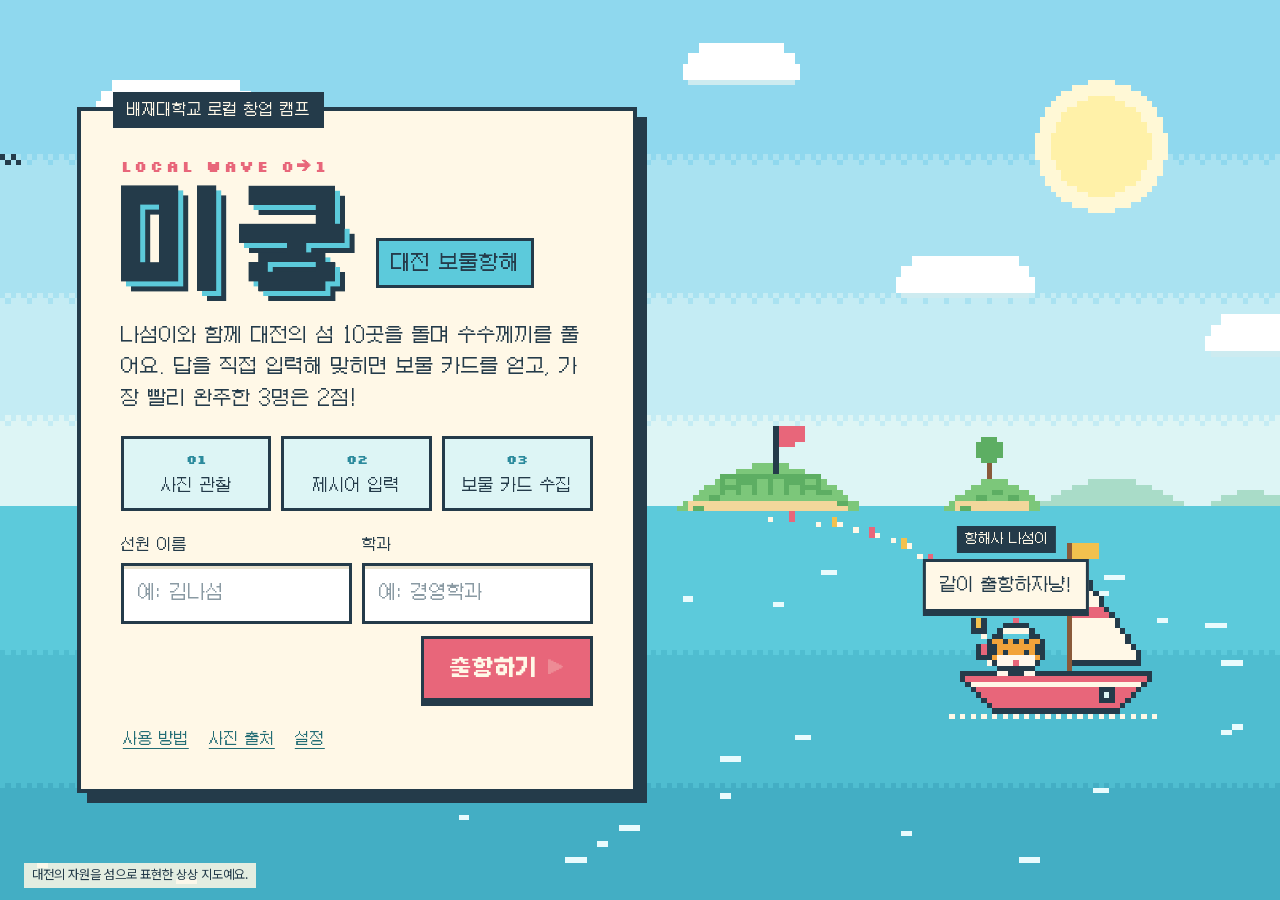
<file: index.html>
<!doctype html>
<html lang="ko">
<head>
<meta charset="utf-8">
<meta name="viewport" content="width=device-width, initial-scale=1, viewport-fit=cover">
<title>미궁 — 대전 보물항해 | 배재대학교 로컬 창업 캠프</title>
<meta name="description" content="배재대학교 로컬 창업 캠프 LOCAL WAVE 0→1. 나섬이와 함께 대전의 보물 10개를 발견하는 웹 미궁.">
<meta name="theme-color" content="#5CCADB">
<link rel="icon" href="data:image/svg+xml,%3Csvg xmlns='http://www.w3.org/2000/svg' viewBox='0 0 16 16' shape-rendering='crispEdges'%3E%3Crect width='16' height='16' fill='%235CCADB'/%3E%3Crect x='3' y='6' width='10' height='6' fill='%23FFF8E7'/%3E%3Crect x='2' y='4' width='2' height='3' fill='%23F2B08A'/%3E%3Crect x='12' y='4' width='2' height='3' fill='%23F2B08A'/%3E%3Crect x='5' y='8' width='1' height='1' fill='%23243B4A'/%3E%3Crect x='10' y='8' width='1' height='1' fill='%23243B4A'/%3E%3Crect x='3' y='12' width='10' height='2' fill='%23236D75'/%3E%3C/svg%3E">
<link rel="preconnect" href="https://fonts.googleapis.com">
<link href="https://fonts.googleapis.com/css2?family=Silkscreen:wght@400;700&display=swap" rel="stylesheet">
<link rel="stylesheet" href="styles.css?v=15">
</head>
<body>
<a class="skip" href="#main">본문으로 건너뛰기</a>

<!-- ===== S01 시작 화면 (Claude Design 원본 이식) ===== -->
<section id="screen-start" class="screen screen-start" data-screen="start">
  <div class="start-root" id="start-root">
    <canvas id="scene-canvas" aria-hidden="true"></canvas>
    <canvas id="actor-canvas" aria-hidden="true"></canvas>

    <div class="naru-bubble" id="start-bubble" aria-hidden="true">
      <div class="bt">같이 출항하자냥!</div>
      <div class="bn">항해사 나섬이</div>
    </div>

    <div class="start-wrap">
      <div class="start-card">
        <div class="tag-camp" id="start-camp">배재대학교 로컬 창업 캠프</div>
        <div class="start-head">
          <span class="silk eyebrow-silk" id="start-program">LOCAL WAVE 0→1</span>
          <div class="title-row">
            <h1 class="start-title">미궁</h1>
            <span class="title-chip">대전 보물항해</span>
          </div>
        </div>
        <p class="start-lead">나섬이와 함께 대전의 섬 10곳을 돌며 수수께끼를 풀어요. 답을 직접 입력해 맞히면 보물 카드를 얻고, 가장 빨리 완주한 3명은 2점!</p>
        <div class="steps3">
          <div><span class="silk n">01</span><span>사진 관찰</span></div>
          <div><span class="silk n">02</span><span>제시어 입력</span></div>
          <div><span class="silk n">03</span><span>보물 카드 수집</span></div>
        </div>
        <form id="form-start" class="form-start" novalidate>
          <div class="start-fields">
            <label>선원 이름<input id="crew-name" name="name" type="text" autocomplete="off" maxlength="10" placeholder="예: 김나섬"></label>
            <label>학과<input id="crew-dept" name="dept" type="text" autocomplete="off" maxlength="16" placeholder="예: 경영학과"></label>
          </div>
          <p class="form-error" id="start-error" role="alert" hidden>이름과 학과를 모두 적어 주세요.</p>
          <div class="start-actions">
            <button type="button" class="link" id="btn-start-reset" hidden>처음부터 다시</button>
            <button type="submit" class="start-btn" id="btn-start"><span id="btn-start-label">출항하기</span><span class="silk" id="start-blink">▶</span></button>
          </div>
          <p class="greet" id="start-greet" hidden></p>
        </form>
        <div class="start-links">
          <button type="button" class="link" data-open="howto">사용 방법</button>
          <button type="button" class="link" data-open="sources">사진 출처</button>
          <button type="button" class="link" data-open="settings">설정</button>
        </div>
      </div>
    </div>

    <div class="arrive-overlay" id="arrive-overlay" hidden>
      <div class="arrive-card">
        <span class="silk arrive-eyebrow" id="arrive-eyebrow">ISLAND 01 / 10</span>
        <span class="arrive-title" id="arrive-title">성심당 섬에 도착!</span>
        <span class="arrive-text" id="arrive-text"></span>
        <button type="button" class="start-btn" id="btn-arrive-go">첫 수수께끼 풀기 →</button>
      </div>
    </div>
    <p class="map-note">대전의 자원을 섬으로 표현한 상상 지도예요.</p>
  </div>
</section>

<!-- ===== 게임 공통 헤더 + 3열 ===== -->
<section id="screen-game" class="screen screen-game" data-screen="game" hidden>
  <header class="topbar">
    <div class="topbar-brand">
      <span class="title-pixel sm">미궁</span>
      <span class="chip chip-sea">대전 보물항해</span>
      <span class="topbar-camp">배재대학교 로컬 창업 캠프 · LOCAL WAVE 0→1</span>
    </div>
    <div class="topbar-right">
      <span class="crew-label" id="crew-label">선원</span>
      <div class="progress-pips" id="progress-pips" aria-label="발견 진행"></div>
      <span class="progress-count" id="progress-count">0/10</span>
      <span class="timer" id="timer" title="완주 시간">00:00</span><span class="timer-pen" id="timer-pen"></span>
      <button type="button" class="btn btn-sm btn-ghost" data-open="logbook">기록장</button>
      <button type="button" class="btn btn-sm btn-ghost" data-open="settings" aria-label="설정">설정</button>
    </div>
  </header>

  <div class="layout" id="main">
    <!-- 왼쪽: 항로 -->
    <aside class="col-route panel">
      <div class="eyebrow">ROUTE</div>
      <ol class="route" id="route"></ol>
      <p class="route-note">앞 섬을 풀면 다음 섬이 열려요.</p>
    </aside>

    <!-- 가운데: 문제판 -->
    <main class="col-main panel" id="puzzle-panel" aria-live="polite">
      <!-- JS 렌더 -->
    </main>

    <!-- 오른쪽: 나섬이·힌트·기록 -->
    <aside class="col-side">
      <div class="panel side-naru">
        <div class="naru-head">
          <canvas class="naru" id="naru-side" data-mood="idle" width="16" height="16"></canvas>
          <span class="chip chip-ink">항해사 나섬이</span>
        </div>
        <p class="naru-say" id="naru-say">사진부터 꼼꼼히 살펴보자. 단서 세 개가 모두 맞는 답을 찾아봐.</p>
      </div>
      <div class="panel side-hint">
        <div class="eyebrow">HINT</div>
        <div id="hint-box"></div>
      </div>
      <div class="panel side-log">
        <div class="eyebrow-row"><span class="eyebrow">LOGBOOK</span><span class="muted" id="log-count">보물 카드 0/10</span></div>
        <div class="log-mini" id="log-mini"></div>
        <button type="button" class="btn btn-sm btn-ghost w-full" data-open="logbook">기록장 열기</button>
      </div>
    </aside>
  </div>
</section>

<!-- ===== S07 아이디어 출항 ===== -->
<section id="screen-idea" class="screen screen-idea" data-screen="idea" hidden>
  <header class="topbar">
    <div class="topbar-brand">
      <span class="title-pixel sm">미궁</span>
      <span class="chip chip-sea">항해 마무리</span>
      <span class="topbar-camp">배재대학교 로컬 창업 캠프 · LOCAL WAVE 0→1</span>
    </div>
    <div class="topbar-right"><span class="crew-label" id="crew-label-2">선원</span></div>
  </header>
  <div class="narrow">
    <div class="panel idea-panel">
      <div class="idea-steps" id="idea-steps"></div>
      <div id="idea-body"></div>
    </div>
  </div>
</section>

<!-- ===== S08 결과 ===== -->
<section id="screen-result" class="screen screen-result" data-screen="result" hidden>
  <div class="narrow">
    <div class="panel result-panel" id="result-panel"></div>
  </div>
</section>

<!-- ===== 모달들 ===== -->
<div class="modal-root" id="modal-root" hidden>
  <div class="modal-backdrop" data-close></div>
  <div class="modal panel" role="dialog" aria-modal="true" id="modal" tabindex="-1">
    <button type="button" class="modal-close btn btn-sm btn-ghost" data-close aria-label="닫기">닫기 ✕</button>
    <div class="modal-body" id="modal-body"></div>
  </div>
</div>

<div class="toast" id="toast" role="status" aria-live="polite" hidden></div>

<script src="config.js?v=15"></script>
<script src="start-scene.js?v=15"></script>
<script src="app.js?v=15"></script>
</body>
</html>
</file>
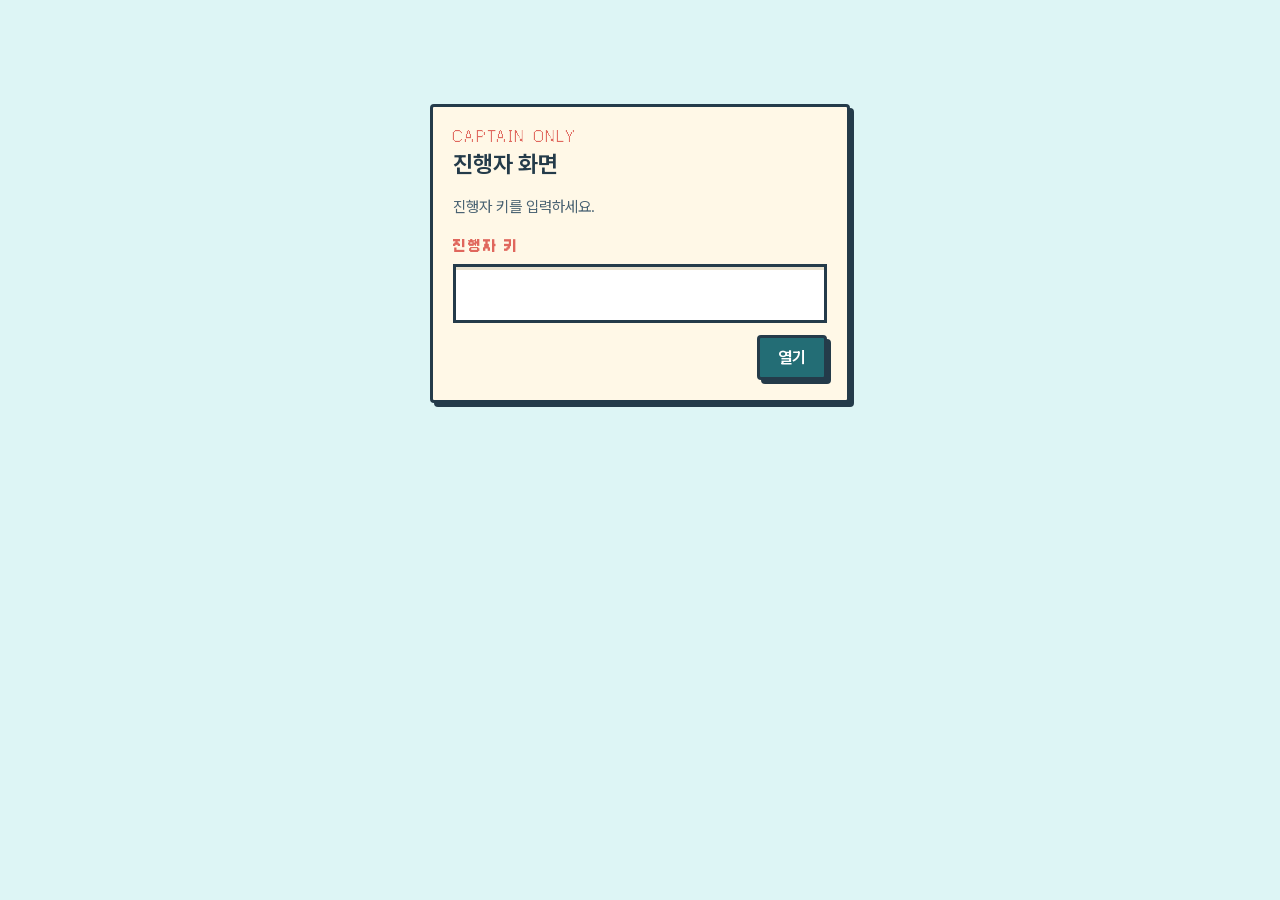
<file: admin.html>
<!doctype html>
<html lang="ko">
<head>
<meta charset="utf-8">
<meta name="viewport" content="width=device-width, initial-scale=1">
<title>미궁 진행자 화면 — 선원 기록</title>
<meta name="robots" content="noindex">
<link rel="stylesheet" href="styles.css?v=7">
<style>
  .admin { width: min(1360px, 100%); margin: 0 auto; padding: 24px; display: grid; gap: 16px; }
  .kpis { display: grid; grid-template-columns: repeat(auto-fit, minmax(150px, 1fr)); gap: 12px; }
  .kpi { border: 2px solid var(--ink); background: var(--white); padding: 10px 14px; }
  .kpi b { display: block; font-family: var(--font-pixel); font-size: 28px; line-height: 1.1; }
  .kpi span { font-size: 13px; color: var(--ink-soft); }
  table.crew { width: 100%; border-collapse: collapse; font-size: 14px; background: var(--white); }
  table.crew th, table.crew td { border: 1px solid #C9D3D8; padding: 6px 8px; text-align: left; vertical-align: top; }
  table.crew th { background: var(--sky); font-weight: 650; position: sticky; top: 0; }
  table.crew td.idea { min-width: 200px; }
  table.crew tr.top3 td { background: #FFF6D6; }
  button.del { border: 2px solid #C9D3D8; background: var(--white); color: var(--ink-soft); min-width: 30px; height: 30px; border-radius: 3px; font-size: 13px; padding: 0 8px; white-space: nowrap; }
  button.del.armed { border-color: var(--danger); background: #FFECEA; color: var(--danger); font-weight: 650; }
  .bar { height: 10px; background: #E3E8EB; border: 1px solid var(--ink); position: relative; min-width: 80px; }
  .bar i { position: absolute; left: 0; top: 0; bottom: 0; background: var(--leaf); }
  .gate { max-width: 420px; margin: 80px auto; }
  .toolbar { display: flex; gap: 10px; align-items: center; flex-wrap: wrap; justify-content: space-between; }
  .status { font-size: 14px; color: var(--ink-soft); }
  pre { font-size: 12px; background: var(--white); border: 2px solid var(--ink); padding: 10px; overflow: auto; }
</style>
</head>
<body>
<div class="admin" id="app"></div>
<script src="config.js?v=7"></script>
<script>
(function () {
  const CFG = window.MIGUNG_CONFIG || {};
  const $ = (s) => document.querySelector(s);
  const esc = (s) => String(s ?? "").replace(/[&<>"']/g, (c) => ({ "&": "&amp;", "<": "&lt;", ">": "&gt;", '"': "&quot;", "'": "&#39;" }[c]));
  const key = new URLSearchParams(location.search).get("key") || sessionStorage.getItem("migung.admin");
  const app = $("#app");

  if (CFG.ADMIN_KEY && key !== CFG.ADMIN_KEY) {
    app.innerHTML = `<div class="panel gate"><div class="eyebrow">CAPTAIN ONLY</div><h2>진행자 화면</h2><p class="muted">진행자 키를 입력하세요.</p>
      <form id="gate"><div class="field"><label for="k">진행자 키</label><input id="k" type="password" autocomplete="off"></div><div class="btn-row end" style="margin-top:12px"><button class="btn">열기</button></div></form></div>`;
    $("#gate").onsubmit = (e) => { e.preventDefault(); sessionStorage.setItem("migung.admin", $("#k").value.trim()); location.search = ""; };
    return;
  }
  sessionStorage.setItem("migung.admin", key || "");

  let rows = [];
  // 완주 시간: 새 컬럼(totalSec) 우선, 없으면 구버전 ideaText의 "TOTAL=123s"에서 복원
  function normalizeRow(r) {
    let t = parseInt(r.totalSec, 10);
    if (!t) { const m = String(r.ideaText || "").match(/TOTAL=(\d+)s/); if (m) t = parseInt(m[1], 10); }
    r.totalSec = t || 0; r.picks = r.picks || r.ideaResources || ""; r.reason = r.reason || String(r.ideaText || "").split("|").pop().trim();
    if (r.reason.startsWith("TOTAL=")) r.reason = "";
    return r;
  }
  const fmt = (s) => s ? `${String(Math.floor(s / 60)).padStart(2, "0")}:${String(s % 60).padStart(2, "0")}` : "—";
  function render() {
    const total = rows.length, finished = rows.filter((r) => r.totalSec).length;
    const avgCollected = total ? (rows.reduce((a, r) => a + (+r.collected || 0), 0) / total).toFixed(1) : "0";
    const assisted = rows.reduce((a, r) => a + (+r.assisted || 0), 0);
    app.innerHTML = `
      <div class="toolbar">
        <div><div class="eyebrow">CAPTAIN VIEW</div><h2 style="margin:0">미궁 선원 기록 <span class="muted">${esc(CFG.CAMP_NAME || "")}</span></h2></div>
        <div class="btn-row"><button type="button" class="btn btn-sm btn-ghost" id="refresh">새로고침</button><button type="button" class="btn btn-sm btn-ghost" id="csv">CSV 내려받기</button><button type="button" class="btn btn-sm btn-ghost" id="reset-all" style="color:var(--danger)">전체 초기화</button><label class="status"><input type="checkbox" id="auto" checked> 15초마다 자동 갱신</label></div>
      </div>
      <p class="status" id="status"></p>
      <div class="kpis">
        <div class="kpi"><b>${total}</b><span>접속 선원</span></div>
        <div class="kpi"><b>${finished}</b><span>완주</span></div>
        <div class="kpi"><b>${avgCollected}</b><span>평균 발견 카드 (/10)</span></div>
        <div class="kpi"><b>${assisted}</b><span>함께 풀기 사용 (문항 수 합계)</span></div>
      </div>
      <div class="table-wrap panel" style="padding:0;max-height:70vh;overflow:auto">
        <table class="crew"><thead><tr><th>순위</th><th>이름</th><th>학과</th><th>완주 시간</th><th>진행</th><th>시도</th><th>힌트</th><th>정답보기</th><th>끌린 보물</th><th>이유</th><th>최근 갱신</th><th></th></tr></thead>
        <tbody>${rows.length ? rows.map((r, k) => { const rank = r.totalSec ? rows.filter((x) => x.totalSec).indexOf(r) + 1 : 0; return `<tr class="${rank && rank <= 3 ? "top3" : ""}">
          <td><b>${rank ? (rank <= 3 ? "🏆 " : "") + rank : '<span class="muted">진행중</span>'}</b></td>
          <td><b>${esc(r.name)}</b></td><td>${esc(r.dept)}</td>
          <td><b style="font-family:var(--font-pixel);font-size:16px">${fmt(r.totalSec)}</b>${r.penaltySec ? ` <span class="muted">(+${esc(r.penaltySec)}s)</span>` : ""}</td>
          <td><div class="bar"><i style="width:${(+r.collected || 0) * 10}%"></i></div><span class="muted">${esc(r.collected || 0)}/10 · ${esc(r.currentPuzzleId || "")}</span></td>
          <td>${esc(r.attempts)}</td><td>${esc(r.hints)}</td><td>${esc(r.assisted)}</td>
          <td>${esc(r.picks)}</td><td class="idea">${esc(r.reason)}</td>
          <td class="muted">${esc((r.updatedAt || "").replace("T", " ").slice(5, 16))}</td>
          <td><button type="button" class="del" data-del="${esc(r.sessionId)}" data-name="${esc(r.name)}" title="이 선원 기록 삭제">✕</button></td></tr>`; }).join("") : `<tr><td colspan="12" class="muted" style="padding:24px;text-align:center">아직 기록이 없어요.</td></tr>`}</tbody></table>
      </div>
      ${CFG.SHEET_ENDPOINT ? "" : `<div class="panel"><h3>구글 시트가 연결되지 않았어요</h3><p>config.js의 <code>SHEET_ENDPOINT</code>에 Apps Script 웹앱 URL을 넣으면 선원들의 기록이 이 화면과 구글 시트에 쌓여요. 설정 방법은 저장소의 <code>apps-script/README.md</code>를 보세요.</p>
        <p class="muted">연결 전에는 학생이 결과 화면에서 내려받은 JSON 파일을 아래에 붙여 넣어 확인할 수 있어요.</p>
        <textarea id="paste" rows="4" style="width:100%;border:2px solid var(--ink);padding:8px" placeholder='{"crew":...} 파일 내용을 붙여 넣고 추가를 누르세요'></textarea>
        <div class="btn-row end" style="margin-top:8px"><button type="button" class="btn btn-sm" id="add">추가</button></div></div>`}`;
    $("#refresh").onclick = fetchRows;
    $("#csv").onclick = downloadCsv;
    $("#reset-all").onclick = resetAll;
    app.querySelectorAll("[data-del]").forEach((b) => b.onclick = () => deleteRow(b.dataset.del, b.dataset.name, b));
    const add = $("#add"); if (add) add.onclick = () => { try { const j = JSON.parse($("#paste").value); rows.unshift(j.summary || j); render(); } catch (e) { alert("JSON을 읽을 수 없어요."); } };
  }
  function setStatus(t) { const s = $("#status"); if (s) s.textContent = t; }
  async function fetchRows() {
    if (!CFG.SHEET_ENDPOINT) { render(); setStatus("시트 미연결 — 로컬 보기 모드"); return; }
    setStatus("불러오는 중…");
    try {
      const r = await fetch(CFG.SHEET_ENDPOINT + "?action=crew&key=" + encodeURIComponent(CFG.ADMIN_KEY || ""), { cache: "no-store" });
      const j = await r.json();
      rows = (j.rows || []).map(normalizeRow).sort((a, b) => (a.totalSec || 1e9) - (b.totalSec || 1e9) || String(b.updatedAt).localeCompare(String(a.updatedAt)));
      render(); setStatus("갱신 " + new Date().toLocaleTimeString("ko-KR") + " · " + rows.length + "명");
    } catch (e) { render(); setStatus("불러오기 실패: " + e.message + " — 엔드포인트 URL과 배포 권한(모든 사용자)을 확인하세요."); }
  }
  // 삭제: 버튼을 두 번 눌러 확인 (alert/confirm 대신 인라인 확인)
  async function deleteRow(sid, name, btn) {
    if (!CFG.SHEET_ENDPOINT) { rows = rows.filter((r) => r.sessionId !== sid); render(); return; }
    if (btn.dataset.armed !== "1") { btn.dataset.armed = "1"; btn.textContent = `${name} 삭제?`; btn.classList.add("armed"); setTimeout(() => { btn.dataset.armed = ""; btn.textContent = "✕"; btn.classList.remove("armed"); }, 4000); return; }
    btn.disabled = true; btn.textContent = "…";
    try {
      const r = await fetch(CFG.SHEET_ENDPOINT + "?action=delete&sessionId=" + encodeURIComponent(sid) + "&key=" + encodeURIComponent(CFG.ADMIN_KEY || ""), { cache: "no-store" });
      const j = await r.json();
      if (!j.ok) throw new Error(j.error || "fail");
      setStatus(`${name} 기록 삭제됨 (${j.deleted}행)`); fetchRows();
    } catch (e) { setStatus("삭제 실패: " + e.message + " — Apps Script가 최신 버전인지 확인하세요."); btn.disabled = false; btn.textContent = "✕"; }
  }
  async function resetAll() {
    const typed = prompt("모든 선원 기록을 지웁니다(시트 crew·events 탭 전체). 계속하려면 RESET 을 입력하세요.");
    if (typed !== "RESET") { setStatus("초기화 취소"); return; }
    if (!CFG.SHEET_ENDPOINT) { rows = []; render(); return; }
    setStatus("초기화 중…");
    try {
      const r = await fetch(CFG.SHEET_ENDPOINT + "?action=reset&confirm=RESET&key=" + encodeURIComponent(CFG.ADMIN_KEY || ""), { cache: "no-store" });
      const j = await r.json(); if (!j.ok) throw new Error(j.error || "fail");
      setStatus(`초기화 완료 — crew ${j.cleared.crew || 0}행, events ${j.cleared.events || 0}행 삭제`); fetchRows();
    } catch (e) { setStatus("초기화 실패: " + e.message); }
  }
  function downloadCsv() {
    const cols = ["name", "dept", "totalSec", "penaltySec", "collected", "attempts", "hints", "assisted", "picks", "reason", "startedAt", "finishedAt", "updatedAt", "sessionId", "puzzleDetail"];
    const q = (v) => '"' + String(v ?? "").replace(/"/g, '""') + '"';
    const csv = "﻿" + cols.join(",") + "\n" + rows.map((r) => cols.map((c) => q(r[c])).join(",")).join("\n");
    const a = document.createElement("a"); a.href = URL.createObjectURL(new Blob([csv], { type: "text/csv" })); a.download = "미궁_선원기록.csv"; a.click();
  }
  render(); fetchRows();
  setInterval(() => { const a = $("#auto"); if (a && a.checked && CFG.SHEET_ENDPOINT) fetchRows(); }, 15000);
})();
</script>
</body>
</html>
</file>
<file: styles.css>
/* ============================================================
   미궁 — 대전 보물항해 · 디자인 시스템
   레이아웃: 64px 헤더 + 3열(208 / 1fr / 272), 1024~1279 2열, 그 아래 1열
   픽셀은 프레임·바다·캐릭터에만, 사진과 본문은 선명하게
   ============================================================ */
@font-face { font-family: "Pretendard"; src: url("fonts/PretendardVariable.woff2") format("woff2"); font-weight: 45 920; font-display: swap; }
@font-face { font-family: "Galmuri11"; src: url("fonts/Galmuri11.woff2") format("woff2"); font-weight: 400; font-display: swap; }
@font-face { font-family: "Galmuri11"; src: url("fonts/Galmuri11-Bold.woff2") format("woff2"); font-weight: 700; font-display: swap; }

:root {
  --ink: #243B4A;
  --ink-soft: #4A6373;
  --cream: #FFF8E7;
  --cream-2: #FBEFD3;
  --sea: #5CCADB;
  --sea-deep: #3FB2C6;
  --sky: #DDF5F5;
  --sky-2: #BDE7F2;
  --leaf: #B7D883;
  --leaf-deep: #8FBF5A;
  --coral: #F28B82;
  --coral-deep: #E0675D;
  --primary: #236D75;
  --primary-deep: #1A545B;
  --yellow: #F6CD69;
  --white: #FFFFFF;
  --danger: #C94C45;
  --ok: #3E8E55;

  --font-body: "Pretendard", "Apple SD Gothic Neo", "Noto Sans KR", system-ui, sans-serif;
  --font-pixel: "Galmuri11", "DungGeunMo", "Pretendard", monospace;

  --border: 3px solid var(--ink);
  --shadow: 4px 4px 0 var(--ink);
  --shadow-sm: 2px 2px 0 var(--ink);
  --radius: 4px;

  --fs-body: 18px;
  --lh-body: 1.6;
  --gap: 16px;
  --pad: 24px;
  --max-w: 1360px;
}
:root[data-large="1"] { --fs-body: 20px; }

* { box-sizing: border-box; }
html, body { margin: 0; padding: 0; }
html { background: var(--sky); color: var(--ink); }
body {
  font-family: var(--font-body);
  font-size: var(--fs-body);
  line-height: var(--lh-body);
  background: var(--sky);
  color: var(--ink);
  -webkit-font-smoothing: antialiased;
  min-height: 100%;
  overflow-x: hidden;
}
img { max-width: 100%; display: block; }
button { font: inherit; color: inherit; cursor: pointer; }
button:disabled { cursor: not-allowed; }
input, textarea, select { font: inherit; color: inherit; }
[hidden] { display: none !important; }
.muted { color: var(--ink-soft); font-size: 0.85em; }
.w-full { width: 100%; }
.skip { position: absolute; left: -999px; top: 8px; background: var(--yellow); padding: 8px 12px; border: var(--border); z-index: 999; }
.skip:focus { left: 8px; }

:focus-visible { outline: 3px solid var(--yellow); outline-offset: 2px; }

/* ---------- 타이포 ---------- */
.title-pixel { font-family: var(--font-pixel); font-weight: 700; letter-spacing: 0.02em; line-height: 1.1; margin: 0; }
h1.title-pixel { font-size: clamp(44px, 6vw, 72px); color: var(--primary); display: flex; align-items: center; gap: 16px; flex-wrap: wrap; }
.title-pixel.sm { font-size: 26px; color: var(--primary); }
.eyebrow { font-family: var(--font-pixel); font-size: 13px; letter-spacing: 0.18em; color: var(--coral-deep); text-transform: uppercase; }
.eyebrow-row { display: flex; justify-content: space-between; align-items: baseline; gap: 8px; margin-bottom: 8px; }
h2 { font-size: 23px; font-weight: 650; line-height: 1.3; margin: 2px 0 4px; text-wrap: balance; }
h3 { font-size: 19px; font-weight: 650; margin: 0 0 8px; }
.lead { margin: 8px 0 16px; }

/* ---------- 패널·칩·버튼 ---------- */
.panel { background: var(--cream); border: var(--border); box-shadow: var(--shadow); border-radius: var(--radius); padding: 20px; }
.chip { display: inline-block; font-family: var(--font-pixel); font-size: 14px; letter-spacing: 0.04em; padding: 4px 10px; border: 2px solid var(--ink); border-radius: 3px; line-height: 1.2; vertical-align: middle; }
.chip-sea { background: var(--sky-2); }
.chip-ink { background: var(--ink); color: var(--cream); }
.chip-leaf { background: var(--leaf); }
.chip-coral { background: var(--coral); }
.chip-yellow { background: var(--yellow); }
.tag { font-family: var(--font-pixel); font-size: 13px; letter-spacing: 0.06em; display: inline-block; padding: 4px 10px; background: var(--ink); color: var(--cream); border-radius: 3px; }

.btn {
  display: inline-flex; align-items: center; justify-content: center; gap: 8px;
  padding: 10px 18px; min-height: 44px;
  background: var(--primary); color: var(--white);
  border: var(--border); border-radius: var(--radius); box-shadow: var(--shadow);
  font-weight: 650; font-size: 16px; line-height: 1.2;
  transition: transform 120ms, box-shadow 120ms;
  text-decoration: none;
}
.btn:hover { transform: translate(-1px, -1px); box-shadow: 5px 5px 0 var(--ink); }
.btn:active { transform: translate(3px, 3px); box-shadow: 1px 1px 0 var(--ink); }
.btn:disabled { background: #C9D3D8; color: #5E6E78; transform: none; box-shadow: var(--shadow); }
.btn-lg { font-size: 18px; padding: 14px 26px; min-height: 52px; }
.btn-sm { font-size: 14px; padding: 6px 12px; min-height: 36px; box-shadow: var(--shadow-sm); }
.btn-sm:hover { box-shadow: 3px 3px 0 var(--ink); }
.btn-coral { background: var(--coral); color: var(--ink); }
.btn-coral:hover { background: var(--coral-deep); }
.btn-leaf { background: var(--leaf); color: var(--ink); }
.btn-yellow { background: var(--yellow); color: var(--ink); }
.btn-ghost { background: var(--cream); color: var(--ink); }
.btn-ghost:hover { background: var(--cream-2); }
.btn-row { display: flex; gap: 12px; flex-wrap: wrap; align-items: center; }
.btn-row.end { justify-content: flex-end; }
.btn-row.between { justify-content: space-between; }
.link { background: none; border: 0; padding: 4px 2px; color: var(--primary); text-decoration: underline; text-underline-offset: 3px; font-size: 15px; }

/* ---------- 시작 화면 (Claude Design 원본) ---------- */
.silk { font-family: "Silkscreen", "Galmuri11", monospace; font-weight: 700; }
.screen { min-height: 100vh; }
.screen-start { font-family: var(--font-pixel); }
.start-root { position: relative; min-height: 100vh; overflow: hidden; background: var(--sky); }
.start-root canvas { position: absolute; inset: 0; width: 100%; height: 100%; image-rendering: pixelated; display: block; }
#actor-canvas { pointer-events: none; }
.naru-bubble { position: absolute; display: flex; flex-direction: column-reverse; align-items: center; gap: 6px; pointer-events: none; transform: translateX(-35%); z-index: 2; }
.naru-bubble .bt { background: var(--cream); border: 3px solid var(--ink); box-shadow: 0 4px 0 var(--ink); padding: 10px 14px; font-size: 17px; white-space: nowrap; }
.naru-bubble .bn { background: var(--ink); color: var(--cream); font-size: 13px; padding: 3px 8px; white-space: nowrap; }
.start-wrap { position: relative; min-height: 100vh; display: flex; align-items: center; padding: 56px max(24px, 6vw); box-sizing: border-box; z-index: 1; }
.start-card { position: relative; width: 100%; max-width: 560px; background: var(--cream); border: 4px solid var(--ink); box-shadow: 10px 10px 0 var(--ink); padding: 44px 40px 34px; display: flex; flex-direction: column; gap: 22px; }
.tag-camp { position: absolute; top: -19px; left: 32px; background: var(--ink); color: var(--cream); font-size: 15px; padding: 6px 14px; white-space: nowrap; }
.start-head { display: flex; flex-direction: column; gap: 10px; }
.eyebrow-silk { font-size: 15px; letter-spacing: 0.18em; color: #E8667A; }
.title-row { display: flex; align-items: flex-end; gap: 18px; flex-wrap: wrap; }
.start-title { margin: 0; font-family: var(--font-pixel); font-weight: 700; font-size: clamp(84px, 9vw, 128px); line-height: 0.95; letter-spacing: 0.03em; color: var(--ink); text-shadow: 5px 5px 0 var(--sea), 10px 10px 0 var(--ink); }
.title-chip { background: var(--sea); border: 3px solid var(--ink); padding: 6px 12px; font-size: 20px; margin-bottom: 10px; }
.start-lead { margin: 0; font-size: 19px; line-height: 1.65; text-wrap: pretty; }
.steps3 { display: grid; grid-template-columns: repeat(3, minmax(0, 1fr)); gap: 10px; }
.steps3 > div { background: var(--sky); border: 3px solid var(--ink); padding: 10px 8px; display: flex; flex-direction: column; gap: 3px; align-items: center; text-align: center; font-size: 16px; }
.steps3 .n { font-size: 13px; color: #2B8A9C; }
.form-start { display: flex; flex-direction: column; gap: 8px; }
.start-fields { display: grid; grid-template-columns: repeat(auto-fit, minmax(150px, 1fr)); gap: 10px; }
.start-fields label { display: flex; flex-direction: column; gap: 6px; font-size: 15px; }
.start-fields input { min-width: 0; padding: 13px 14px; border: 3px solid var(--ink); background: var(--white); font-family: var(--font-pixel); font-size: 18px; color: var(--ink); box-shadow: inset 0 3px 0 #E9E2CF; }
.start-fields input::placeholder { color: #8A9AA3; }
.start-fields input:focus { outline: 3px solid var(--yellow); outline-offset: 1px; }
.start-fields label.invalid input { border-color: #C9475C; }
.form-error { font-size: 15px; color: #C9475C; margin: 0; }
.start-actions { display: flex; gap: 14px; flex-wrap: wrap; justify-content: flex-end; align-items: center; margin-top: 4px; }
.start-btn { flex: 0 0 auto; padding: 12px 26px; border: 3px solid var(--ink); background: #E8667A; color: var(--cream); box-shadow: 0 5px 0 var(--ink); font-family: var(--font-pixel); font-weight: 700; font-size: 22px; cursor: pointer; display: flex; align-items: center; gap: 10px; transition: transform 80ms, box-shadow 80ms; }
.start-btn:hover { background: #F07C8E; }
.start-btn:active { transform: translateY(5px); box-shadow: 0 0 0 var(--ink); }
.start-btn .silk { font-size: 16px; }
.greet { margin: 0; font-size: 15px; color: #2B8A9C; }
.start-links { display: flex; gap: 16px; flex-wrap: wrap; }
.start-links .link { font-family: var(--font-pixel); font-size: 15px; }
.arrive-overlay { position: absolute; inset: 0; background: rgba(36,59,74,0.6); display: flex; align-items: center; justify-content: center; padding: 24px; z-index: 5; }
.arrive-card { background: var(--cream); border: 4px solid var(--ink); box-shadow: 10px 10px 0 var(--ink); padding: 30px 36px; display: flex; flex-direction: column; align-items: center; gap: 14px; text-align: center; max-width: 460px; animation: popIn 180ms ease-out; }
@keyframes popIn { from { transform: scale(0.9); opacity: 0; } to { transform: scale(1); opacity: 1; } }
.arrive-eyebrow { font-size: 16px; letter-spacing: 0.2em; color: #2B8A9C; }
.arrive-title { font-size: 34px; line-height: 1.3; font-weight: 700; }
.arrive-text { font-size: 17px; line-height: 1.6; font-family: var(--font-body); }
.map-note { position: absolute; left: 24px; bottom: 12px; z-index: 1; font-size: 13px; color: var(--ink); background: rgba(255,248,231,0.85); padding: 2px 8px; margin: 0; font-family: var(--font-body); }

/* ---------- 게임 화면 ---------- */
.screen-game { background: var(--sky); display: flex; flex-direction: column; }
.topbar {
  height: 64px; display: flex; align-items: center; justify-content: space-between; gap: 16px;
  padding: 0 var(--pad); background: var(--cream); border-bottom: var(--border);
  position: sticky; top: 0; z-index: 20;
}
.topbar-brand { display: flex; align-items: center; gap: 12px; min-width: 0; }
.topbar-camp { font-size: 13px; color: var(--ink-soft); white-space: nowrap; overflow: hidden; text-overflow: ellipsis; }
.topbar-right { display: flex; align-items: center; gap: 12px; }
.crew-label { font-size: 14px; font-weight: 650; white-space: nowrap; max-width: 220px; overflow: hidden; text-overflow: ellipsis; }
.progress-pips { display: flex; gap: 4px; }
.progress-pips i { width: 14px; height: 14px; border: 2px solid var(--ink); background: var(--white); display: block; }
.progress-pips i.done { background: var(--yellow); }
.progress-pips i.cur { background: var(--sky-2); }
.progress-count { font-family: var(--font-pixel); font-weight: 700; font-size: 16px; }

.layout {
  width: 100%; max-width: var(--max-w); margin: 0 auto;
  display: grid; grid-template-columns: 208px minmax(0, 1fr) 272px; gap: var(--gap);
  padding: var(--pad); padding-block: 16px 32px; align-items: start;
  background:
    repeating-linear-gradient(90deg, rgba(255,255,255,0.35) 0 26px, transparent 26px 70px) 0 100% / 100% 10px no-repeat,
    linear-gradient(180deg, transparent 0 calc(100% - 88px), var(--sea) calc(100% - 88px)) ;
}
.col-route { padding: 14px; position: sticky; top: 80px; }
.route { list-style: none; margin: 8px 0 0; padding: 0; display: grid; gap: 6px; }
.route li { display: flex; align-items: center; gap: 8px; }
.route button {
  flex: 1; display: flex; align-items: center; gap: 8px; text-align: left;
  padding: 7px 8px; border: 2px solid var(--ink); background: var(--white); border-radius: 3px; font-size: 14px; font-weight: 600; min-height: 40px;
}
.route button b { font-family: var(--font-pixel); font-size: 12px; min-width: 22px; height: 22px; display: inline-grid; place-items: center; border: 2px solid var(--ink); background: var(--cream); }
.route button .nm { flex: 1; overflow: hidden; text-overflow: ellipsis; white-space: nowrap; }
.route button .st { font-size: 12px; }
.route li.locked button { background: #EEF1F2; color: #7A8A94; border-color: #9DB0BA; border-style: dashed; }
.route li.locked button b { background: #EEF1F2; border-color: #9DB0BA; }
.route li.done button { background: var(--leaf); }
.route li.done button b { background: var(--yellow); }
.route li.cur button { background: var(--sky-2); box-shadow: var(--shadow-sm); outline: 2px solid var(--ink); outline-offset: 1px; }
.route-note { font-size: 13px; color: var(--ink-soft); margin: 12px 0 0; }

.col-main { padding: 16px 22px 14px; min-width: 0; }
.puzzle-head { display: flex; gap: 8px; align-items: center; flex-wrap: wrap; }
.puzzle-story { margin: 2px 0 10px; color: var(--ink-soft); font-size: 16px; }
.photo-row { display: grid; grid-template-columns: minmax(0, 1.15fr) minmax(220px, 1fr); gap: 12px; align-items: start; margin-bottom: 8px; }
.photo-frame { position: relative; border: var(--border); background: var(--cream-2); box-shadow: var(--shadow-sm); aspect-ratio: 16 / 9; max-height: 330px; width: 100%; display: grid; place-items: center; overflow: hidden; }
.photo-frame img { width: 100%; height: 100%; object-fit: contain; image-rendering: auto; }
.photo-frame .photo-tag { position: absolute; left: 0; top: 0; }
.photo-frame .photo-zoom { position: absolute; right: 8px; bottom: 8px; }
.photo-frame .photo-fail { padding: 16px; text-align: center; font-size: 15px; display: grid; gap: 8px; justify-items: center; }
.photo-frame.failed { background: repeating-linear-gradient(135deg, var(--cream-2) 0 10px, var(--cream) 10px 20px); }
.photo-meta { display: flex; gap: 8px; align-items: center; justify-content: space-between; font-size: 12px; color: var(--ink-soft); margin-top: 4px; flex-wrap: wrap; line-height: 1.4; }
.clues { border: 2px solid var(--ink); background: var(--sky); padding: 10px 12px; display: grid; gap: 6px; align-content: start; min-width: 0; }
.clues .eyebrow { color: var(--primary); }
.clue { display: flex; gap: 8px; align-items: flex-start; font-size: 15px; line-height: 1.45; }
.clue b { font-family: var(--font-pixel); font-size: 12px; min-width: 22px; height: 22px; display: inline-grid; place-items: center; border: 2px solid var(--ink); background: var(--cream); margin-top: 2px; }
.fiction-note { font-size: 13px; color: var(--ink-soft); margin-top: 2px; }

.question { font-size: 19px; font-weight: 650; margin: 6px 0 8px; }
.answers { display: grid; gap: 8px; }
.opt {
  display: flex; align-items: center; gap: 12px; text-align: left; width: 100%;
  padding: 9px 14px; border: 2px solid var(--ink); background: var(--white); border-radius: 3px; min-height: 46px; font-size: 16px;
  transition: transform 120ms;
}
.opt b { font-family: var(--font-pixel); font-size: 13px; min-width: 28px; height: 28px; display: inline-grid; place-items: center; border: 2px solid var(--ink); background: var(--cream); flex: none; }
.opt:hover:not(:disabled) { background: var(--cream); }
.opt.selected { background: var(--sky-2); box-shadow: var(--shadow-sm); }
.opt.wrong { background: #FFECEA; border-color: var(--danger); }
.opt.correct { background: var(--leaf); }
.opt:disabled { opacity: 0.85; cursor: default; }
.opt .seq { margin-left: auto; font-family: var(--font-pixel); font-size: 13px; background: var(--yellow); border: 2px solid var(--ink); padding: 2px 8px; }
.opt .pair { margin-left: auto; font-size: 14px; font-weight: 650; background: var(--yellow); border: 2px solid var(--ink); padding: 2px 8px; }
.opt .pair, .opt .seq { white-space: nowrap; flex: none; }
.opt > span:not(.pair):not(.seq) { flex: 1; min-width: 0; }
.order-help, .match-help { font-size: 13px; color: var(--ink-soft); margin: -4px 0 6px; }
.order-list { display: grid; gap: 8px; }
.match-grid { display: grid; grid-template-columns: 1fr 1fr; gap: 8px 14px; }
.match-grid .col-h { font-size: 13px; font-weight: 650; color: var(--ink-soft); letter-spacing: 0.04em; }
.match-grid .opt.active { background: var(--yellow); }
.match-grid .opt.paired { background: var(--leaf); }

.feedback { margin: 8px 0 0; padding: 8px 12px; border: 2px solid var(--ink); border-radius: 3px; font-size: 16px; display: flex; gap: 10px; align-items: flex-start; }
.feedback.wrong { background: #FFECEA; border-color: var(--danger); }
.feedback.right { background: var(--leaf); }
.feedback.info { background: var(--sky); }
.submit-row { display: flex; justify-content: flex-end; gap: 12px; margin-top: 10px; flex-wrap: wrap; align-items: center; position: sticky; bottom: 0; padding: 8px 0 0; background: linear-gradient(180deg, transparent, var(--cream) 30%); }

.col-side { display: grid; gap: 12px; min-width: 0; position: sticky; top: 80px; }
.col-side .panel { padding: 14px; }
.naru-head { display: flex; align-items: flex-end; gap: 10px; }
.naru-say { margin: 10px 0 0; padding: 10px 12px; background: var(--white); border: 2px solid var(--ink); border-radius: 3px; font-size: 15px; position: relative; }
.naru-say::before { content: ""; position: absolute; left: 20px; top: -9px; width: 12px; height: 9px; background: var(--white); border: 2px solid var(--ink); border-bottom: 0; clip-path: polygon(0 100%, 100% 100%, 50% 0); }
.hint-list { display: grid; gap: 8px; margin: 0 0 10px; padding: 0; list-style: none; }
.hint-list li { background: var(--white); border: 2px solid var(--ink); padding: 8px 10px; font-size: 15px; border-left-width: 6px; border-left-color: var(--yellow); }
.hint-list li.reveal { border-left-color: var(--coral); }
.log-mini { display: grid; grid-template-columns: repeat(5, 1fr); gap: 6px; margin: 8px 0 12px; }
.log-mini i { aspect-ratio: 1; border: 2px solid var(--ink); background: var(--white); display: grid; place-items: center; font-family: var(--font-pixel); font-size: 12px; color: #9DB0BA; }
.log-mini i.got { background: var(--yellow); color: var(--ink); }
.log-mini i.heart { outline: 2px solid var(--coral); outline-offset: -4px; }

/* ---------- 섬 도착 / 발견 카드 / 모달 ---------- */
.modal-root { position: fixed; inset: 0; z-index: 50; display: grid; place-items: center; padding: 16px; }
.modal-backdrop { position: absolute; inset: 0; background: rgba(36,59,74,0.55); }
.modal { position: relative; width: min(760px, 100%); max-height: calc(100vh - 32px); overflow: auto; padding: 24px; }
.modal.wide { width: min(1100px, 100%); }
.modal-close { position: absolute; right: 12px; top: 12px; z-index: 2; }
.modal h2 { padding-right: 90px; }
.island-arrive { display: grid; grid-template-columns: 120px 1fr; gap: 20px; align-items: center; }
.island-pix { width: 120px; height: 90px; position: relative; }
.island-pix .land { position: absolute; left: 10px; right: 10px; bottom: 10px; height: 36px; background: var(--leaf); border: var(--border); border-radius: 18px 18px 4px 4px; }
.island-pix .flag { position: absolute; left: 56px; bottom: 44px; width: 4px; height: 30px; background: var(--ink); }
.island-pix .flag::after { content: ""; position: absolute; left: 4px; top: 0; width: 18px; height: 12px; background: var(--coral); }
.island-pix .water { position: absolute; left: 0; right: 0; bottom: 0; height: 10px; background: repeating-linear-gradient(90deg, var(--sea) 0 12px, var(--sea-deep) 12px 24px); }
.card-discover { display: grid; grid-template-columns: minmax(0, 1fr) minmax(0, 1.1fr); gap: 20px; align-items: start; }
.card-discover .photo-frame { aspect-ratio: 4 / 3; }
.card-discover dl { margin: 0; display: grid; gap: 12px; }
.card-discover dt { font-family: var(--font-pixel); font-size: 12px; letter-spacing: 0.15em; color: var(--coral-deep); }
.card-discover dd { margin: 2px 0 0; font-size: 16px; }
.card-discover .idea-q { background: var(--sky); border: 2px solid var(--ink); padding: 10px 12px; }
.stars { position: fixed; inset: 0; pointer-events: none; z-index: 60; }
.stars i { position: absolute; width: 14px; height: 14px; background: var(--yellow); clip-path: polygon(50% 0, 62% 38%, 100% 50%, 62% 62%, 50% 100%, 38% 62%, 0 50%, 38% 38%); animation: pop 600ms ease-out forwards; }
@keyframes pop { 0% { transform: scale(0.3) translateY(0); opacity: 1; } 100% { transform: scale(1.4) translateY(-40px); opacity: 0; } }

/* 기록장 */
.log-grid { display: grid; grid-template-columns: repeat(auto-fill, minmax(150px, 1fr)); gap: 12px; }
.log-card { border: 2px solid var(--ink); background: var(--white); border-radius: 3px; overflow: hidden; text-align: left; padding: 0; display: grid; grid-template-rows: auto 1fr; box-shadow: var(--shadow-sm); }
.log-card .ph { aspect-ratio: 4 / 3; background: var(--cream-2); display: grid; place-items: center; overflow: hidden; }
.log-card .ph img { width: 100%; height: 100%; object-fit: cover; }
.log-card .bd { padding: 8px 10px; font-size: 14px; display: grid; gap: 4px; }
.log-card .bd b { font-size: 15px; }
.log-card.locked { background: #EEF1F2; color: #7A8A94; border-style: dashed; box-shadow: none; }
.log-card.locked .ph { background: repeating-linear-gradient(135deg, #E3E8EB 0 10px, #EEF1F2 10px 20px); font-family: var(--font-pixel); font-size: 20px; color: #9DB0BA; }
.log-card .cat { font-size: 12px; color: var(--ink-soft); }
.log-card .heart { color: var(--coral-deep); font-weight: 700; }
.log-filters { display: flex; gap: 8px; flex-wrap: wrap; margin: 0 0 14px; }
.log-filters button { font-size: 14px; padding: 4px 10px; border: 2px solid var(--ink); background: var(--white); border-radius: 3px; min-height: 34px; }
.log-filters button.on { background: var(--yellow); }
.card-detail { display: grid; grid-template-columns: minmax(0, 1fr) minmax(0, 1fr); gap: 20px; }

/* ---------- 공통 입력 필드(마무리·설정) ---------- */
.field { display: grid; gap: 6px; min-width: 0; margin-top: 16px; }
.field label { font-family: var(--font-pixel); font-weight: 700; font-size: 14px; letter-spacing: 0.06em; color: var(--coral-deep); }
.field input, .field textarea, .field select { width: 100%; padding: 12px 14px; border: 3px solid var(--ink); border-radius: 0; background: var(--white); min-height: 48px; font-family: var(--font-pixel); font-size: 18px; color: var(--ink); box-shadow: inset 0 3px 0 #E9E2CF; }
.field input::placeholder, .field textarea::placeholder { color: #8A9AA3; }
.field input:focus, .field textarea:focus { outline: 3px solid var(--yellow); outline-offset: 1px; }

/* ---------- 아이디어 출항 ---------- */
.narrow { width: min(900px, 100%); margin: 0 auto; padding: var(--pad); padding-block: 24px 48px; }
.idea-panel { padding: 24px 28px; }
.idea-steps { display: grid; grid-template-columns: repeat(4, 1fr); gap: 8px; margin-bottom: 20px; }
.idea-steps span { font-family: var(--font-pixel); font-size: 12px; letter-spacing: 0.08em; text-align: center; padding: 8px 4px; border: 2px solid var(--ink); background: var(--white); }
.idea-steps span.on { background: var(--yellow); }
.idea-steps span.done { background: var(--leaf); }
.pick-grid { display: grid; grid-template-columns: repeat(auto-fill, minmax(150px, 1fr)); gap: 12px; margin: 12px 0; }
.pick-grid .log-card { cursor: pointer; }
.pick-grid .log-card.on { outline: 3px solid var(--coral); outline-offset: 2px; background: var(--cream); }
.picked-strip { display: flex; gap: 10px; flex-wrap: wrap; margin: 0 0 16px; }
.picked-strip .chip { font-family: var(--font-body); font-weight: 650; font-size: 14px; background: var(--leaf); }
.choices { display: grid; gap: 10px; margin: 12px 0; }
.sentence { background: var(--sky); border: 2px solid var(--ink); padding: 14px 16px; font-size: 18px; line-height: 1.7; }
.sentence b { background: var(--yellow); padding: 0 6px; border: 2px solid var(--ink); border-radius: 3px; font-weight: 650; }
.sentence .blank { background: var(--white); color: #9DB0BA; }
.counter { font-size: 13px; color: var(--ink-soft); text-align: right; }

/* ---------- 결과 ---------- */
.result-panel { padding: 28px 32px; }
.result-head { display: flex; gap: 16px; align-items: center; flex-wrap: wrap; }
.result-grid { display: grid; grid-template-columns: 1fr 1fr; gap: 16px; margin: 16px 0; }
.result-box { border: 2px solid var(--ink); background: var(--white); padding: 12px 14px; }
.result-box .eyebrow { margin-bottom: 4px; }
.big-sentence { font-size: 22px; line-height: 1.6; font-weight: 600; background: var(--yellow); border: var(--border); box-shadow: var(--shadow-sm); padding: 18px 20px; margin: 12px 0 18px; text-wrap: balance; }
.stat-row { display: flex; gap: 16px; flex-wrap: wrap; font-size: 15px; color: var(--ink-soft); }
.save-state { font-size: 14px; margin-top: 10px; }
.save-state.ok { color: var(--ok); }
.save-state.warn { color: var(--danger); }

/* ---------- 출처 표 ---------- */
.src-table { width: 100%; border-collapse: collapse; font-size: 14px; }
.src-table th, .src-table td { border-bottom: 1px solid #C9D3D8; padding: 8px 6px; text-align: left; vertical-align: top; }
.src-table th { font-family: var(--font-pixel); font-size: 12px; letter-spacing: 0.1em; color: var(--ink-soft); }
.table-wrap { overflow-x: auto; }

/* ---------- 설정 ---------- */
.setting-row { display: flex; justify-content: space-between; align-items: center; gap: 16px; padding: 12px 0; border-bottom: 1px solid #C9D3D8; }
.switch { width: 52px; height: 30px; border: 2px solid var(--ink); background: var(--white); position: relative; border-radius: 3px; flex: none; }
.switch::after { content: ""; position: absolute; left: 3px; top: 3px; width: 20px; height: 20px; background: var(--ink); transition: left 120ms; }
.switch[aria-checked="true"] { background: var(--leaf); }
.switch[aria-checked="true"]::after { left: 25px; }
.danger-zone { margin-top: 16px; padding: 12px 14px; border: 2px dashed var(--danger); }

/* ---------- 토스트 ---------- */
.toast { position: fixed; left: 50%; bottom: 24px; translate: -50% 0; background: var(--ink); color: var(--cream); padding: 10px 16px; border-radius: 3px; font-size: 15px; z-index: 70; box-shadow: var(--shadow-sm); max-width: calc(100vw - 32px); }

/* ---------- 반응형 ---------- */
@media (max-width: 1279px) {
  .layout { grid-template-columns: 176px minmax(0, 1fr); }
  .col-side { grid-column: 2; position: static; grid-template-columns: 1fr 1fr 1fr; }
  .topbar-camp { display: none; }
}
@media (max-width: 1023px) {
  .layout { grid-template-columns: minmax(0, 1fr); }
  .col-route { position: static; padding: 12px; }
  .route { grid-template-columns: repeat(auto-fill, minmax(140px, 1fr)); }
  .route-note { display: none; }
  .col-side { grid-column: 1; grid-template-columns: 1fr 1fr; }
  .side-log { grid-column: 1 / -1; }
  .photo-row { grid-template-columns: 1fr; }
  .crew-label { display: none; }
}
@media (max-width: 767px) {
  :root { --pad: 16px; --fs-body: 16px; }
  .start-wrap { padding: 40px 16px 56px; align-items: flex-start; }
  .start-card { padding: 32px 18px 20px; gap: 16px; }
  .start-title { font-size: 64px; }
  .naru-bubble { display: none; }
  .steps3 { gap: 6px; }
  .steps3 > div { font-size: 13px; padding: 8px 4px; }
  .col-route { padding: 10px 12px; }
  .route { display: flex; overflow-x: auto; gap: 6px; padding-bottom: 4px; margin-top: 6px; scrollbar-width: thin; }
  .route li { flex: none; }
  .route button { min-height: 36px; padding: 5px 8px; font-size: 13px; }
  .route button .nm { max-width: 120px; }
  .topbar { height: auto; min-height: 56px; padding: 8px var(--pad); flex-wrap: wrap; gap: 8px; }
  .topbar-brand .title-pixel.sm { font-size: 22px; }
  .progress-pips { display: none; }
  .col-main { padding: 16px; }
  .col-side { grid-template-columns: 1fr; }
  .match-grid { grid-template-columns: 1fr; }
  .question { font-size: 18px; }
  .opt { font-size: 16px; }
  .modal { padding: 18px; }
  .island-arrive, .card-discover, .card-detail, .result-grid { grid-template-columns: 1fr; }
  .idea-steps { grid-template-columns: 1fr 1fr; }
  .idea-panel, .result-panel { padding: 18px; }
  .big-sentence { font-size: 19px; }
  .submit-row { padding-bottom: env(safe-area-inset-bottom, 0px); }
}

@media (prefers-reduced-motion: reduce) {
  *, *::before, *::after { animation: none !important; transition: none !important; }
}
:root[data-motion="off"] *, :root[data-motion="off"] *::before, :root[data-motion="off"] *::after { animation: none !important; transition: none !important; }

/* 낮은 화면(1366×768 등): 사진·여백을 더 줄여 제출 버튼까지 한 화면에 */
@media (min-width: 1024px) and (max-height: 820px) {
  .photo-frame { max-height: 250px; }
  .photo-row { grid-template-columns: minmax(0, 1fr) minmax(220px, 1fr); }
  .puzzle-story { display: none; }
  h2 { font-size: 21px; }
  .opt { min-height: 42px; padding: 7px 12px; font-size: 15px; }
  .clue { font-size: 14px; }
  .question { font-size: 17px; margin: 4px 0 6px; }
  .layout { padding-block: 12px 24px; }
}

/* ---------- v2: 제시어 입력 · 타이머 ---------- */
.timer { font-family: var(--font-pixel); font-weight: 700; font-size: 18px; background: var(--ink); color: var(--yellow); padding: 4px 10px; border-radius: 3px; font-variant-numeric: tabular-nums; }
.timer-pen { font-family: var(--font-pixel); font-size: 12px; color: var(--coral-deep); min-width: 36px; }
.riddle { border: 2px solid var(--ink); background: var(--sky); padding: 12px 14px; display: grid; gap: 6px; align-content: start; min-width: 0; }
.riddle .eyebrow { color: var(--primary); }
.riddle p { margin: 0; font-size: 16px; line-height: 1.55; }
.answer-row { display: grid; grid-template-columns: auto minmax(0, 1fr) auto; gap: 10px; align-items: center; margin-top: 10px; }
.answer-label { font-family: var(--font-pixel); font-weight: 700; font-size: 14px; letter-spacing: 0.1em; color: var(--coral-deep); }
#answer-input { width: 100%; min-height: 52px; padding: 10px 14px; border: 3px solid var(--ink); background: var(--white); font-family: var(--font-pixel); font-size: 22px; color: var(--ink); box-shadow: inset 0 3px 0 #E9E2CF; }
#answer-input:focus { outline: 3px solid var(--yellow); outline-offset: 1px; }
#answer-input:disabled { background: var(--leaf); }
#answer-input.shake { animation: shake 260ms; border-color: var(--danger); }
@keyframes shake { 0%,100% { transform: translateX(0); } 25% { transform: translateX(-6px); } 75% { transform: translateX(6px); } }
.btn small { font-size: 12px; font-weight: 500; opacity: 0.85; }
@media (max-width: 767px) { .answer-row { grid-template-columns: 1fr; } .timer { font-size: 16px; } }
@media (min-width: 1024px) and (max-height: 820px) { .riddle p { font-size: 15px; } }
</file>
